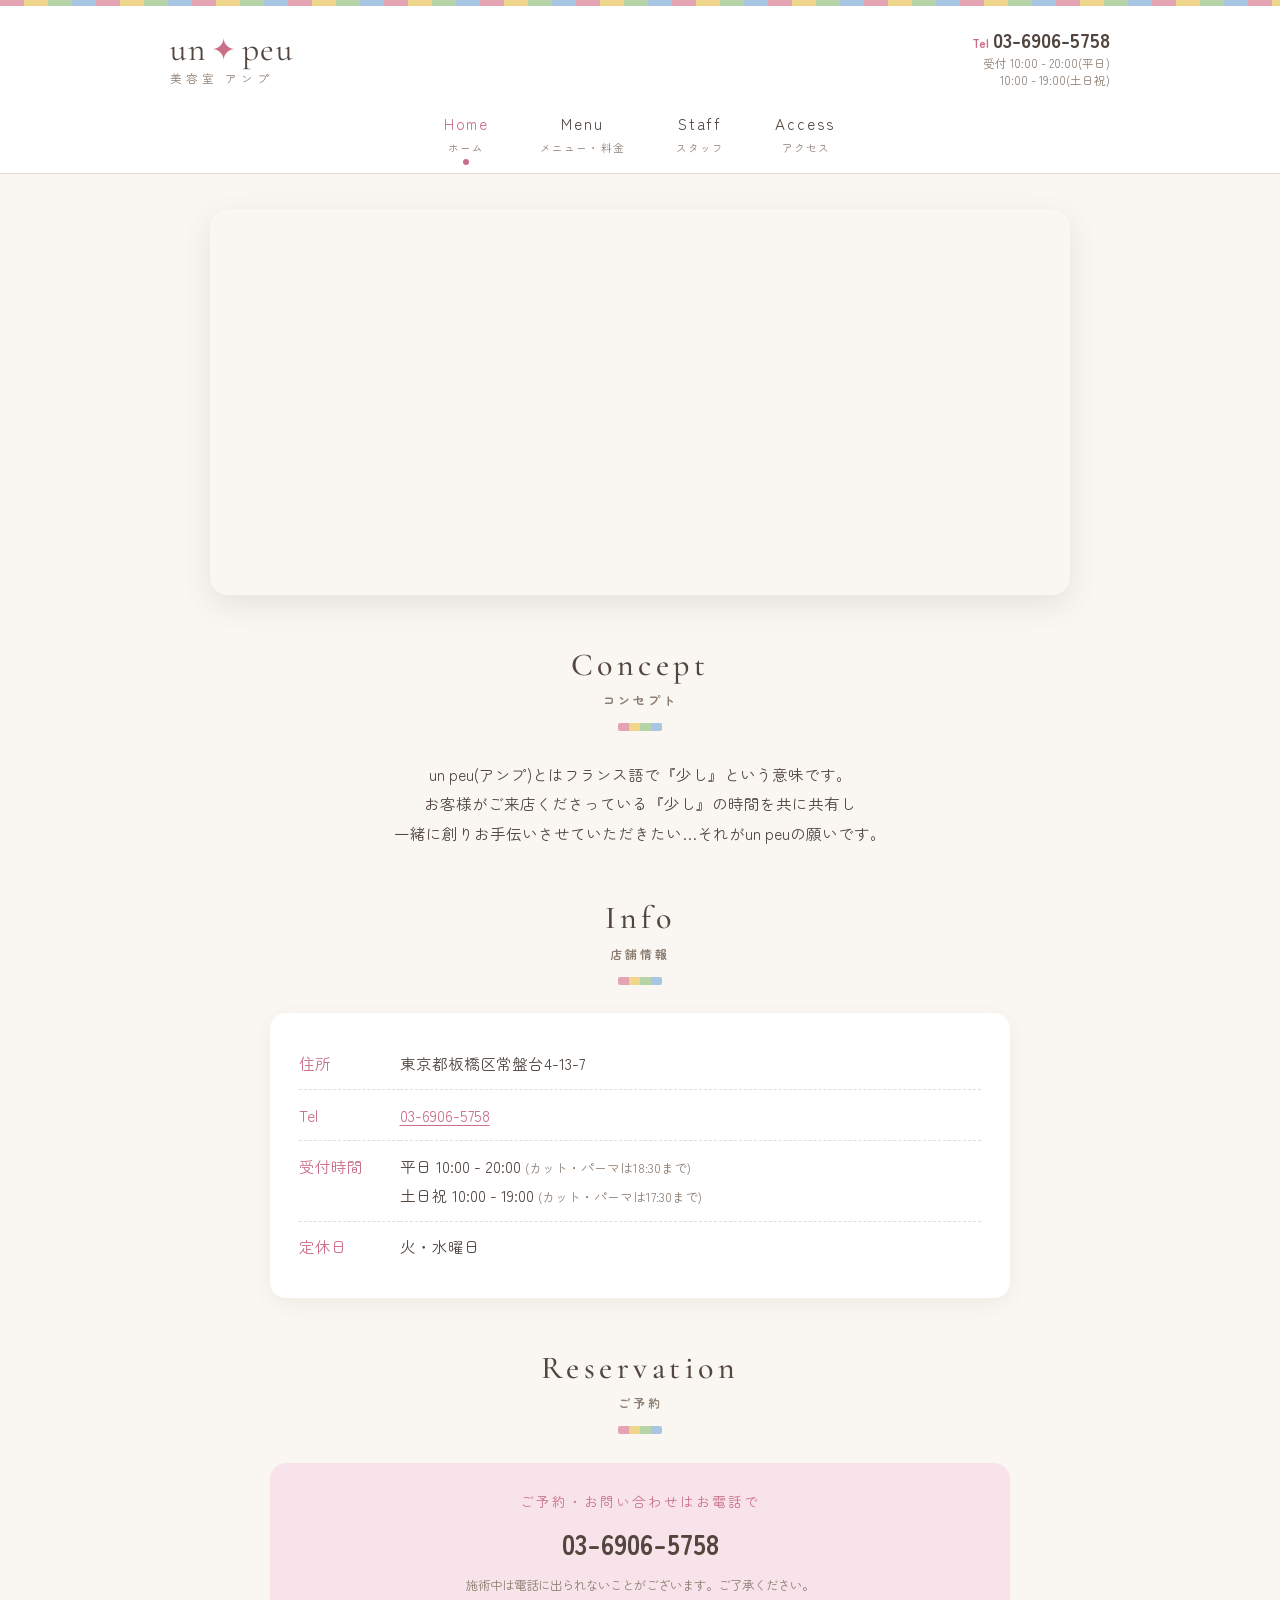
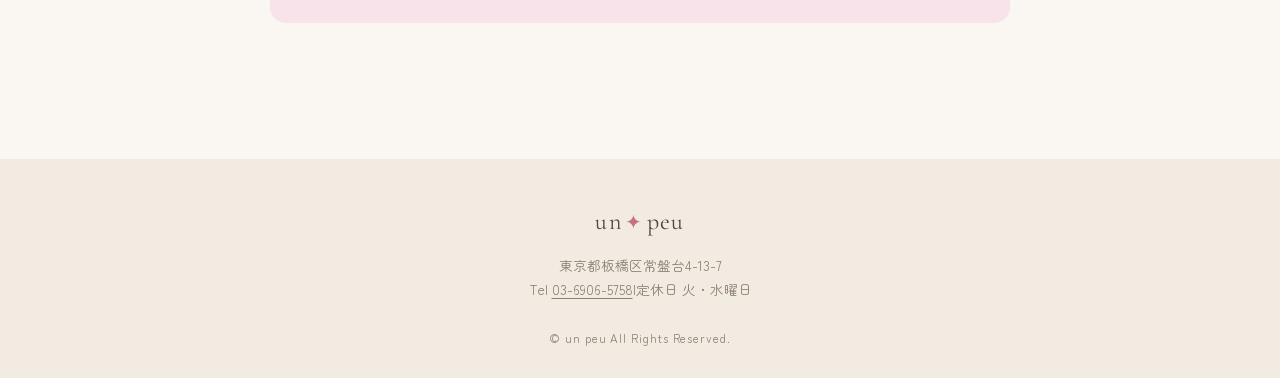
<file: index.html>
<!DOCTYPE html>
<html lang="ja">
<head>
	<meta charset="UTF-8">
	<meta name="viewport" content="width=device-width, initial-scale=1">
	<title>美容室 un peu(アンプ)|板橋区常盤台・ときわ台の美容室</title>
	<meta name="description" content="東京都板橋区常盤台の美容室 un peu(アンプ)。un peuとはフランス語で『少し』という意味。お客様との『少し』の時間を大切にするアットホームなサロンです。Tel 03-6906-5758">
	<link rel="canonical" href="https://atelierunpeu.com/">
	<meta property="og:type" content="website">
	<meta property="og:title" content="美容室 un peu(アンプ)|板橋区常盤台・ときわ台の美容室">
	<meta property="og:description" content="un peuとはフランス語で『少し』という意味。お客様との『少し』の時間を大切にするアットホームなサロンです。">
	<meta property="og:url" content="https://atelierunpeu.com/">
	<meta property="og:image" content="https://atelierunpeu.com/images/slide1.jpg">
	<link rel="icon" href="favicon.ico">
	<link rel="preconnect" href="https://fonts.googleapis.com">
	<link rel="preconnect" href="https://fonts.gstatic.com" crossorigin>
	<link href="https://fonts.googleapis.com/css2?family=Cormorant+Garamond:wght@500&family=Zen+Maru+Gothic:wght@400;500;700&display=swap" rel="stylesheet">
	<link rel="stylesheet" href="css/style.css">
	<script type="application/ld+json">
	{
		"@context": "https://schema.org",
		"@type": "HairSalon",
		"name": "美容室 un peu(アンプ)",
		"url": "https://atelierunpeu.com/",
		"telephone": "+81-3-6906-5758",
		"address": {
			"@type": "PostalAddress",
			"addressRegion": "東京都",
			"addressLocality": "板橋区",
			"streetAddress": "常盤台4-13-7"
		},
		"openingHoursSpecification": [
			{ "@type": "OpeningHoursSpecification", "dayOfWeek": ["Monday", "Thursday", "Friday"], "opens": "10:00", "closes": "20:00" },
			{ "@type": "OpeningHoursSpecification", "dayOfWeek": ["Saturday", "Sunday"], "opens": "10:00", "closes": "19:00" }
		]
	}
	</script>
</head>
<body>

<div class="tile-strip"></div>

<header class="site-header">
	<div class="header-inner">
		<a class="logo" href="index.html">
			<span class="logo-mark">un<span class="logo-star">&#10022;</span>peu</span>
			<span class="logo-sub">美容室 アンプ</span>
		</a>
		<div class="header-tel">
			<a class="tel-number" href="tel:0369065758"><span>Tel</span>03-6906-5758</a>
			<p class="tel-hours">受付 10:00 - 20:00(平日)<br>10:00 - 19:00(土日祝)</p>
		</div>
		<button class="nav-toggle" type="button" aria-expanded="false" aria-controls="site-nav">メニュー</button>
	</div>
	<nav class="site-nav" id="site-nav" aria-label="サイト内メニュー">
		<ul>
			<li><a href="index.html" class="current">Home<small>ホーム</small></a></li>
			<li><a href="menu.html">Menu<small>メニュー・料金</small></a></li>
			<li><a href="staff.html">Staff<small>スタッフ</small></a></li>
			<li><a href="access.html">Access<small>アクセス</small></a></li>
		</ul>
	</nav>
</header>

<main>
	<div class="hero">
		<div class="slideshow">
			<img src="images/slide1.jpg" alt="モザイクタイルのシャンプー台">
			<img src="images/slide2.jpg" alt="店内に飾られた小物">
			<img src="images/slide3.jpg" alt="白レンガの壁とセット面">
		</div>
	</div>

	<section class="section">
		<h2 class="section-title"><span class="en">Concept</span><span class="ja">コンセプト</span></h2>
		<p class="lead">
			un peu(アンプ)とはフランス語で『少し』という意味です。<br>
			お客様がご来店くださっている『少し』の時間を共に共有し<br>
			一緒に創りお手伝いさせていただきたい&hellip;それがun peuの願いです。
		</p>
	</section>

	<section class="section">
		<h2 class="section-title"><span class="en">Info</span><span class="ja">店舗情報</span></h2>
		<div class="info-card">
			<table class="info-table">
				<tr>
					<th>住所</th>
					<td>東京都板橋区常盤台4-13-7</td>
				</tr>
				<tr>
					<th>Tel</th>
					<td><a href="tel:0369065758">03-6906-5758</a></td>
				</tr>
				<tr>
					<th>受付時間</th>
					<td>
						平日 10:00 - 20:00 <small>(カット・パーマは18:30まで)</small><br>
						土日祝 10:00 - 19:00 <small>(カット・パーマは17:30まで)</small>
					</td>
				</tr>
				<tr>
					<th>定休日</th>
					<td>火・水曜日</td>
				</tr>
			</table>
		</div>
	</section>

	<section class="section">
		<h2 class="section-title"><span class="en">Reservation</span><span class="ja">ご予約</span></h2>
		<div class="tel-cta">
			<p class="cta-label">ご予約・お問い合わせはお電話で</p>
			<a class="cta-number" href="tel:0369065758">03-6906-5758</a>
			<p class="cta-note">施術中は電話に出られないことがございます。ご了承ください。</p>
		</div>
	</section>
</main>

<footer class="site-footer">
	<p class="footer-logo">un<span class="logo-star">&#10022;</span>peu</p>
	<address>
		東京都板橋区常盤台4-13-7<br>
		Tel <a href="tel:0369065758">03-6906-5758</a>|定休日 火・水曜日
	</address>
	<p class="copyright">&copy; un peu All Rights Reserved.</p>
</footer>

<p class="tel-bar"><a href="tel:0369065758">&#9742; 電話で予約する(03-6906-5758)</a></p>

<script src="js/main.js"></script>
</body>
</html>
</file>
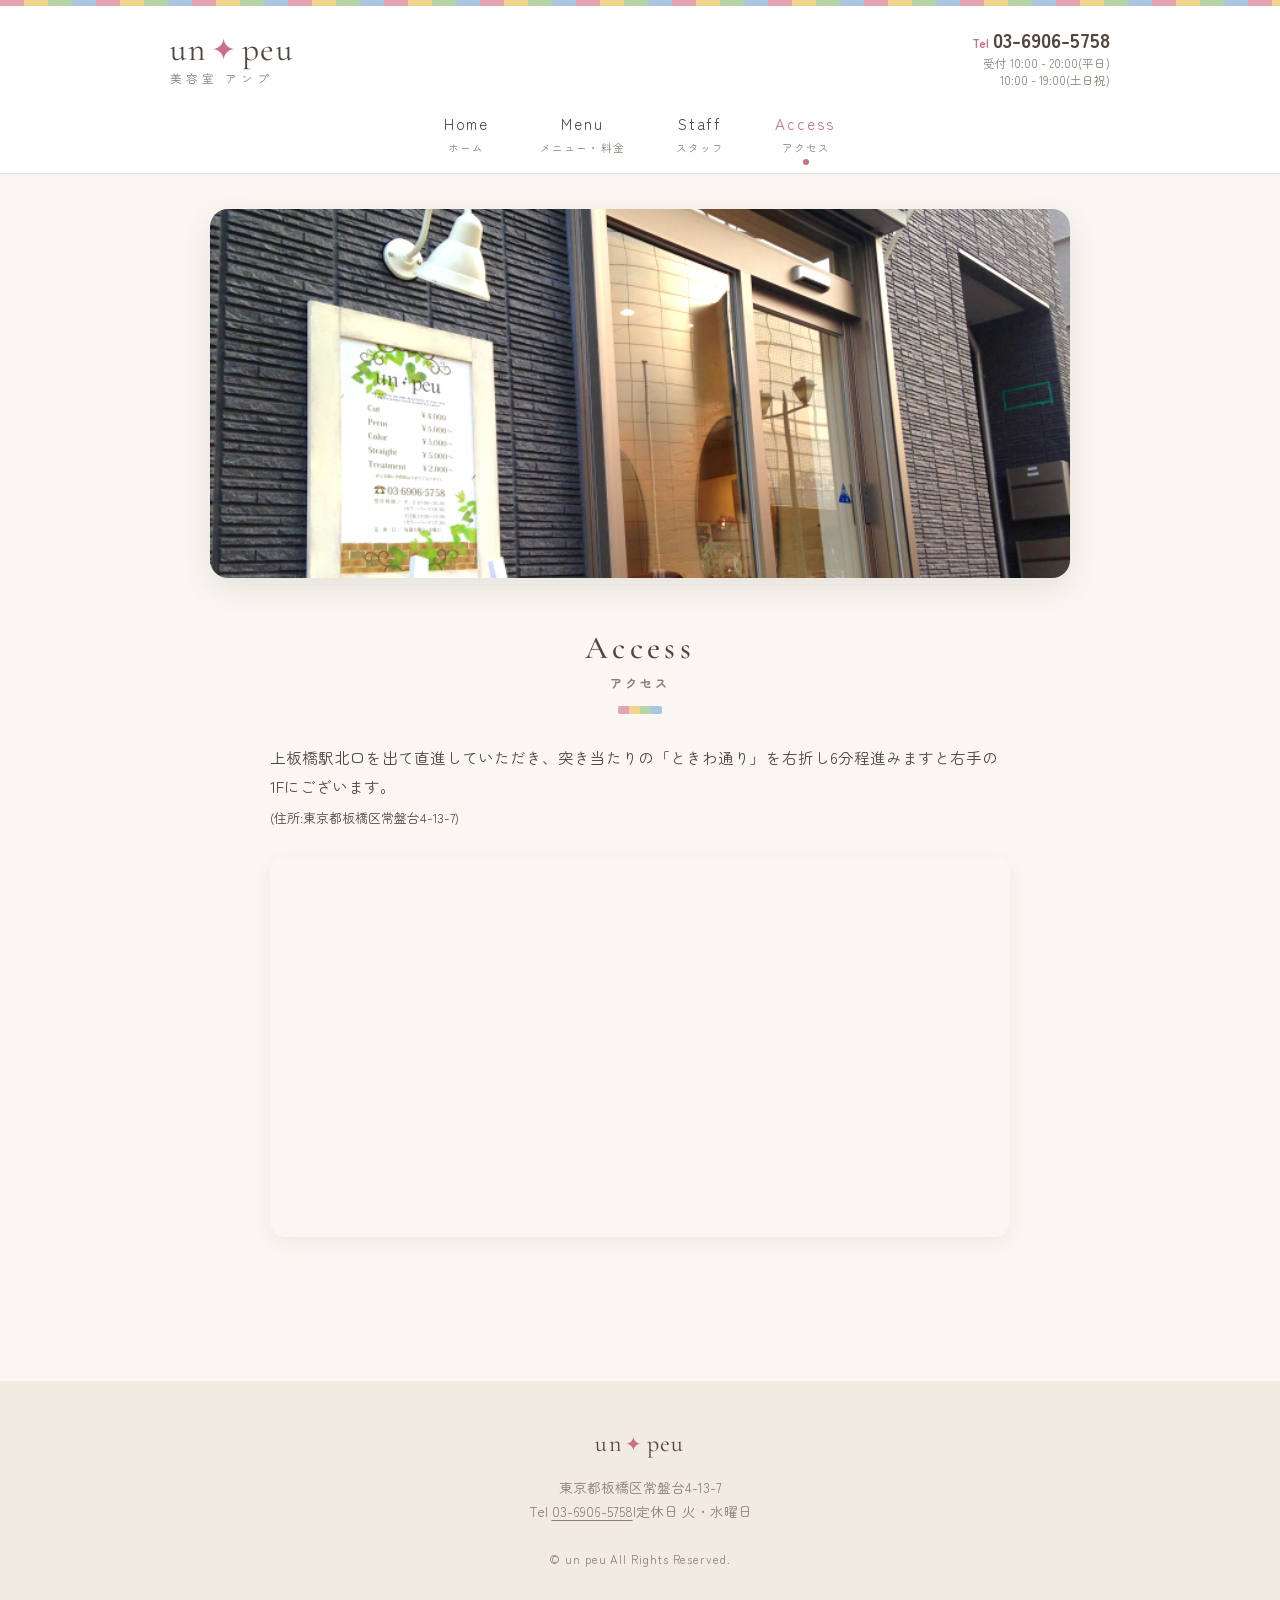
<file: access.html>
<!DOCTYPE html>
<html lang="ja">
<head>
	<meta charset="UTF-8">
	<meta name="viewport" content="width=device-width, initial-scale=1">
	<title>アクセス|美容室 un peu(アンプ)|板橋区常盤台</title>
	<meta name="description" content="美容室 un peu(アンプ)へのアクセス。東武東上線 上板橋駅 北口より徒歩約8分。東京都板橋区常盤台4-13-7 Tel 03-6906-5758">
	<link rel="canonical" href="https://atelierunpeu.com/access.html">
	<link rel="icon" href="favicon.ico">
	<link rel="preconnect" href="https://fonts.googleapis.com">
	<link rel="preconnect" href="https://fonts.gstatic.com" crossorigin>
	<link href="https://fonts.googleapis.com/css2?family=Cormorant+Garamond:wght@500&family=Zen+Maru+Gothic:wght@400;500;700&display=swap" rel="stylesheet">
	<link rel="stylesheet" href="css/style.css">
</head>
<body>

<div class="tile-strip"></div>

<header class="site-header">
	<div class="header-inner">
		<a class="logo" href="index.html">
			<span class="logo-mark">un<span class="logo-star">&#10022;</span>peu</span>
			<span class="logo-sub">美容室 アンプ</span>
		</a>
		<div class="header-tel">
			<a class="tel-number" href="tel:0369065758"><span>Tel</span>03-6906-5758</a>
			<p class="tel-hours">受付 10:00 - 20:00(平日)<br>10:00 - 19:00(土日祝)</p>
		</div>
		<button class="nav-toggle" type="button" aria-expanded="false" aria-controls="site-nav">メニュー</button>
	</div>
	<nav class="site-nav" id="site-nav" aria-label="サイト内メニュー">
		<ul>
			<li><a href="index.html">Home<small>ホーム</small></a></li>
			<li><a href="menu.html">Menu<small>メニュー・料金</small></a></li>
			<li><a href="staff.html">Staff<small>スタッフ</small></a></li>
			<li><a href="access.html" class="current">Access<small>アクセス</small></a></li>
		</ul>
	</nav>
</header>

<main>
	<div class="page-banner">
		<img src="images/access.jpg" alt="un peu の外観">
	</div>

	<section class="section">
		<h2 class="section-title"><span class="en">Access</span><span class="ja">アクセス</span></h2>

		<p class="access-lead">
			上板橋駅北口を出て直進していただき、突き当たりの「ときわ通り」を右折し6分程進みますと右手の1Fにございます。<br>
			<small>(住所:東京都板橋区常盤台4-13-7)</small>
		</p>

		<div class="map-wrap">
			<iframe src="https://www.google.com/maps/embed?pb=!1m18!1m12!1m3!1d809.3764391203598!2d139.6797793!3d35.76294860000001!2m3!1f0!2f0!3f0!3m2!1i1024!2i768!4f13.1!3m3!1m2!1s0x6018ecd838e522a7%3A0x13c353eb1571cc1!2z5p2x5Lqs6YO95p2_5qmL5Yy65bi455uk5Y-w77yU5LiB55uu77yR77yT4oiS77yX!5e0!3m2!1sja!2sjp!4v1402739556930" loading="lazy" referrerpolicy="no-referrer-when-downgrade" title="un peu の地図(Googleマップ)"></iframe>
		</div>
	</section>
</main>

<footer class="site-footer">
	<p class="footer-logo">un<span class="logo-star">&#10022;</span>peu</p>
	<address>
		東京都板橋区常盤台4-13-7<br>
		Tel <a href="tel:0369065758">03-6906-5758</a>|定休日 火・水曜日
	</address>
	<p class="copyright">&copy; un peu All Rights Reserved.</p>
</footer>

<p class="tel-bar"><a href="tel:0369065758">&#9742; 電話で予約する(03-6906-5758)</a></p>

<script src="js/main.js"></script>
</body>
</html>
</file>
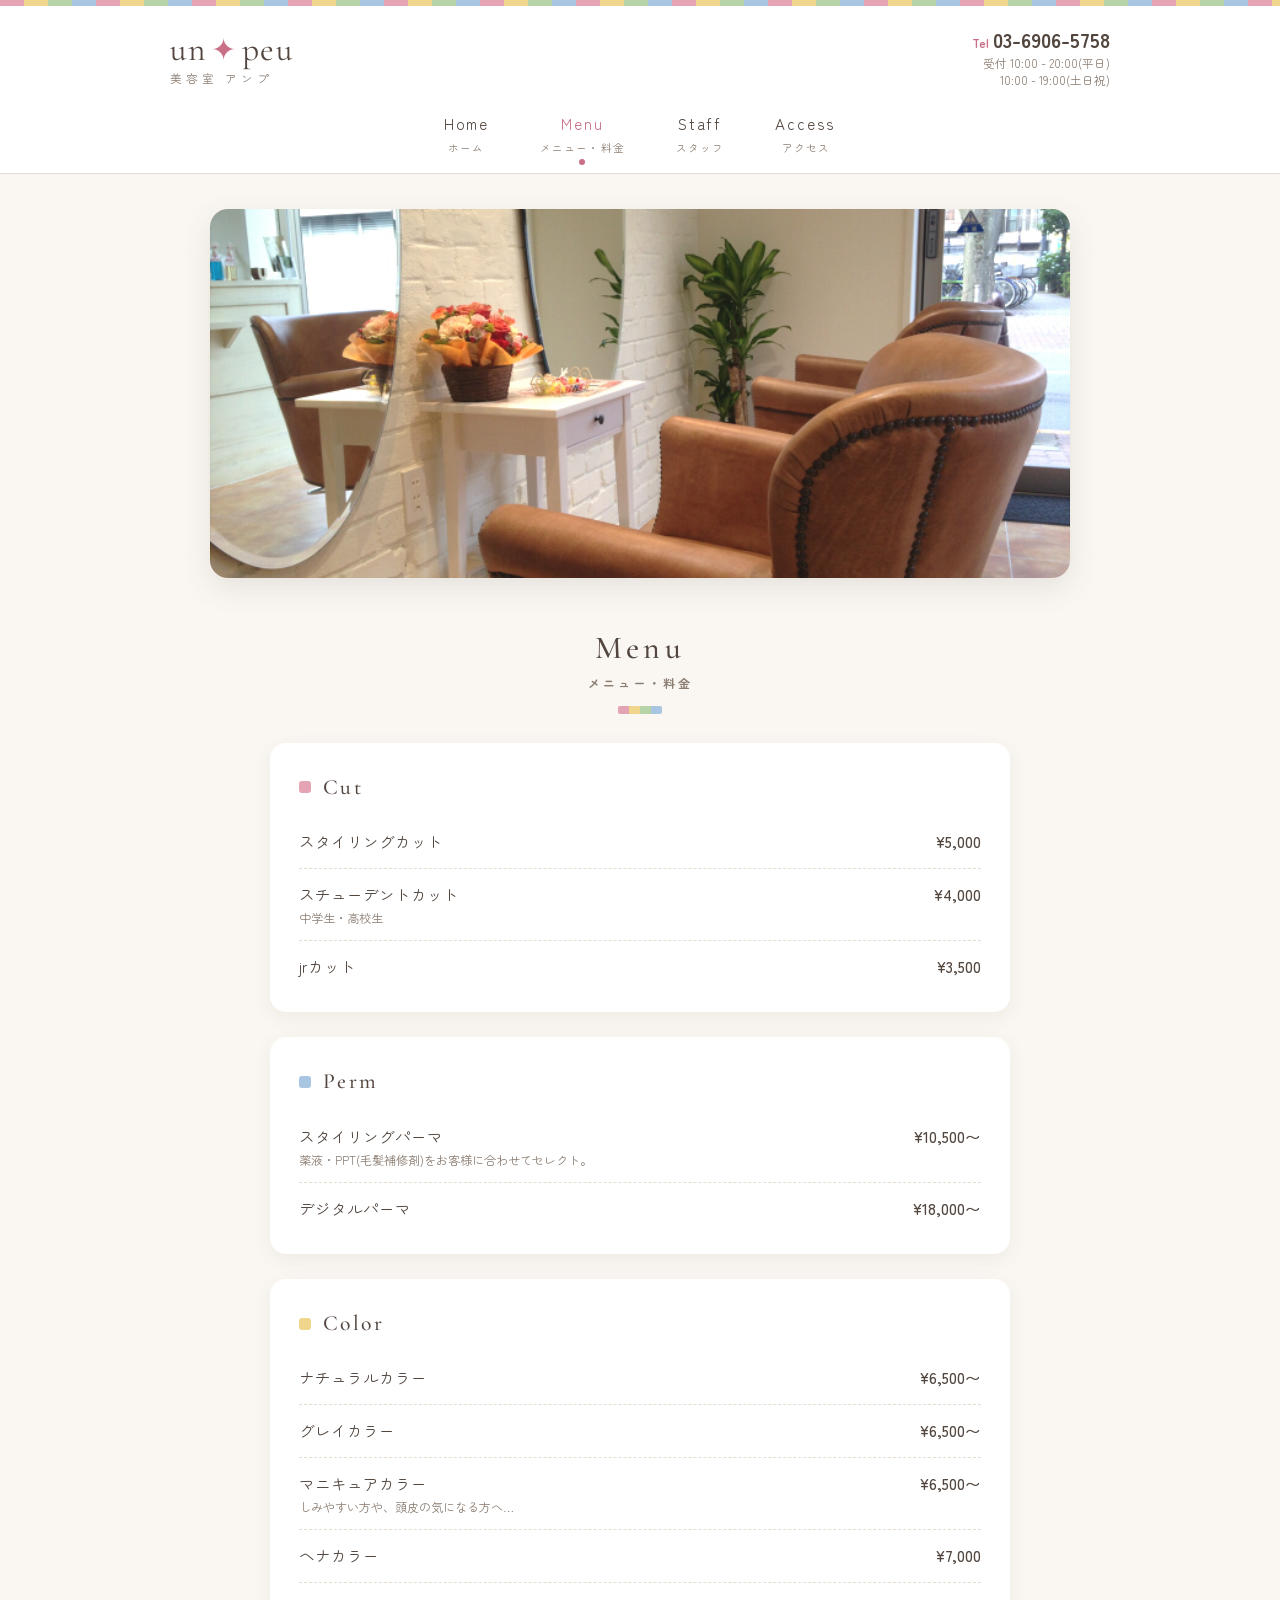
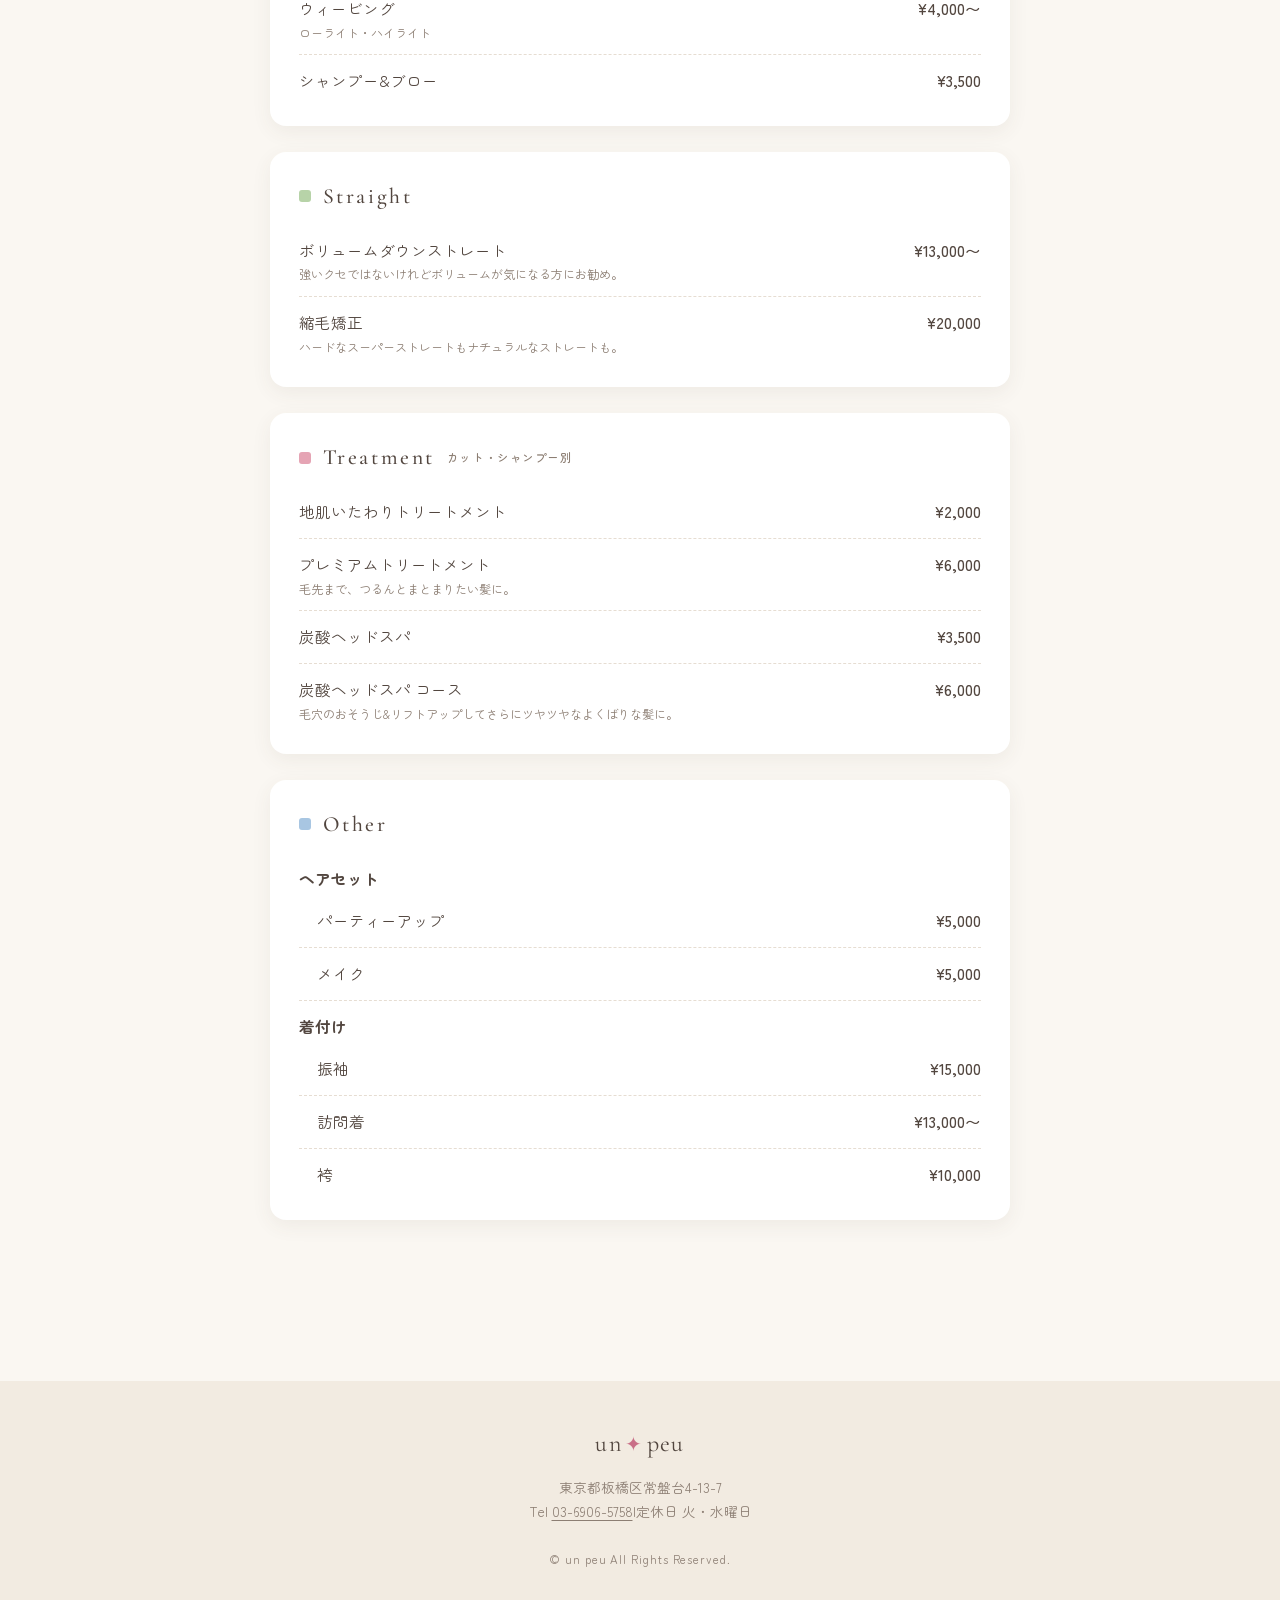
<file: menu.html>
<!DOCTYPE html>
<html lang="ja">
<head>
	<meta charset="UTF-8">
	<meta name="viewport" content="width=device-width, initial-scale=1">
	<title>メニュー・料金|美容室 un peu(アンプ)|板橋区常盤台</title>
	<meta name="description" content="美容室 un peu(アンプ)のメニュー・料金のご案内。カット、パーマ、カラー、縮毛矯正、トリートメント、着付けなど。板橋区常盤台 Tel 03-6906-5758">
	<link rel="canonical" href="https://atelierunpeu.com/menu.html">
	<link rel="icon" href="favicon.ico">
	<link rel="preconnect" href="https://fonts.googleapis.com">
	<link rel="preconnect" href="https://fonts.gstatic.com" crossorigin>
	<link href="https://fonts.googleapis.com/css2?family=Cormorant+Garamond:wght@500&family=Zen+Maru+Gothic:wght@400;500;700&display=swap" rel="stylesheet">
	<link rel="stylesheet" href="css/style.css">
</head>
<body>

<div class="tile-strip"></div>

<header class="site-header">
	<div class="header-inner">
		<a class="logo" href="index.html">
			<span class="logo-mark">un<span class="logo-star">&#10022;</span>peu</span>
			<span class="logo-sub">美容室 アンプ</span>
		</a>
		<div class="header-tel">
			<a class="tel-number" href="tel:0369065758"><span>Tel</span>03-6906-5758</a>
			<p class="tel-hours">受付 10:00 - 20:00(平日)<br>10:00 - 19:00(土日祝)</p>
		</div>
		<button class="nav-toggle" type="button" aria-expanded="false" aria-controls="site-nav">メニュー</button>
	</div>
	<nav class="site-nav" id="site-nav" aria-label="サイト内メニュー">
		<ul>
			<li><a href="index.html">Home<small>ホーム</small></a></li>
			<li><a href="menu.html" class="current">Menu<small>メニュー・料金</small></a></li>
			<li><a href="staff.html">Staff<small>スタッフ</small></a></li>
			<li><a href="access.html">Access<small>アクセス</small></a></li>
		</ul>
	</nav>
</header>

<main>
	<div class="page-banner">
		<img src="images/menu.jpg" alt="店内のセット面と鏡">
	</div>

	<section class="section">
		<h2 class="section-title"><span class="en">Menu</span><span class="ja">メニュー・料金</span></h2>

		<!-- 料金を変更するときは、下の ¥ の数字を書き換えてください -->

		<div class="menu-category c-pink">
			<h3>Cut</h3>
			<ul class="price-list">
				<li><span class="item">スタイリングカット</span><span class="price">¥5,000</span></li>
				<li><span class="item">スチューデントカット<small>中学生・高校生</small></span><span class="price">¥4,000</span></li>
				<li><span class="item">jrカット</span><span class="price">¥3,500</span></li>
			</ul>
		</div>

		<div class="menu-category c-blue">
			<h3>Perm</h3>
			<ul class="price-list">
				<li><span class="item">スタイリングパーマ<small>薬液・PPT(毛髪補修剤)をお客様に合わせてセレクト。</small></span><span class="price">¥10,500〜</span></li>
				<li><span class="item">デジタルパーマ</span><span class="price">¥18,000〜</span></li>
			</ul>
		</div>

		<div class="menu-category c-yellow">
			<h3>Color</h3>
			<ul class="price-list">
				<li><span class="item">ナチュラルカラー</span><span class="price">¥6,500〜</span></li>
				<li><span class="item">グレイカラー</span><span class="price">¥6,500〜</span></li>
				<li><span class="item">マニキュアカラー<small>しみやすい方や、頭皮の気になる方へ&hellip;</small></span><span class="price">¥6,500〜</span></li>
				<li><span class="item">ヘナカラー</span><span class="price">¥7,000</span></li>
				<li><span class="item">ウィービング<small>ローライト・ハイライト</small></span><span class="price">¥4,000〜</span></li>
				<li><span class="item">シャンプー&amp;ブロー</span><span class="price">¥3,500</span></li>
			</ul>
		</div>

		<div class="menu-category c-green">
			<h3>Straight</h3>
			<ul class="price-list">
				<li><span class="item">ボリュームダウンストレート<small>強いクセではないけれどボリュームが気になる方にお勧め。</small></span><span class="price">¥13,000〜</span></li>
				<li><span class="item">縮毛矯正<small>ハードなスーパーストレートもナチュラルなストレートも。</small></span><span class="price">¥20,000</span></li>
			</ul>
		</div>

		<div class="menu-category c-pink">
			<h3>Treatment <small>カット・シャンプー別</small></h3>
			<ul class="price-list">
				<li><span class="item">地肌いたわりトリートメント</span><span class="price">¥2,000</span></li>
				<li><span class="item">プレミアムトリートメント<small>毛先まで、つるんとまとまりたい髪に。</small></span><span class="price">¥6,000</span></li>
				<li><span class="item">炭酸ヘッドスパ</span><span class="price">¥3,500</span></li>
				<li><span class="item">炭酸ヘッドスパ コース<small>毛穴のおそうじ&amp;リフトアップしてさらにツヤツヤなよくばりな髪に。</small></span><span class="price">¥6,000</span></li>
			</ul>
		</div>

		<div class="menu-category c-blue">
			<h3>Other</h3>
			<ul class="price-list">
				<li class="group"><span class="item">ヘアセット</span><span class="price"></span></li>
				<li class="sub"><span class="item">パーティーアップ</span><span class="price">¥5,000</span></li>
				<li class="sub"><span class="item">メイク</span><span class="price">¥5,000</span></li>
				<li class="group"><span class="item">着付け</span><span class="price"></span></li>
				<li class="sub"><span class="item">振袖</span><span class="price">¥15,000</span></li>
				<li class="sub"><span class="item">訪問着</span><span class="price">¥13,000〜</span></li>
				<li class="sub"><span class="item">袴</span><span class="price">¥10,000</span></li>
			</ul>
		</div>
	</section>
</main>

<footer class="site-footer">
	<p class="footer-logo">un<span class="logo-star">&#10022;</span>peu</p>
	<address>
		東京都板橋区常盤台4-13-7<br>
		Tel <a href="tel:0369065758">03-6906-5758</a>|定休日 火・水曜日
	</address>
	<p class="copyright">&copy; un peu All Rights Reserved.</p>
</footer>

<p class="tel-bar"><a href="tel:0369065758">&#9742; 電話で予約する(03-6906-5758)</a></p>

<script src="js/main.js"></script>
</body>
</html>
</file>
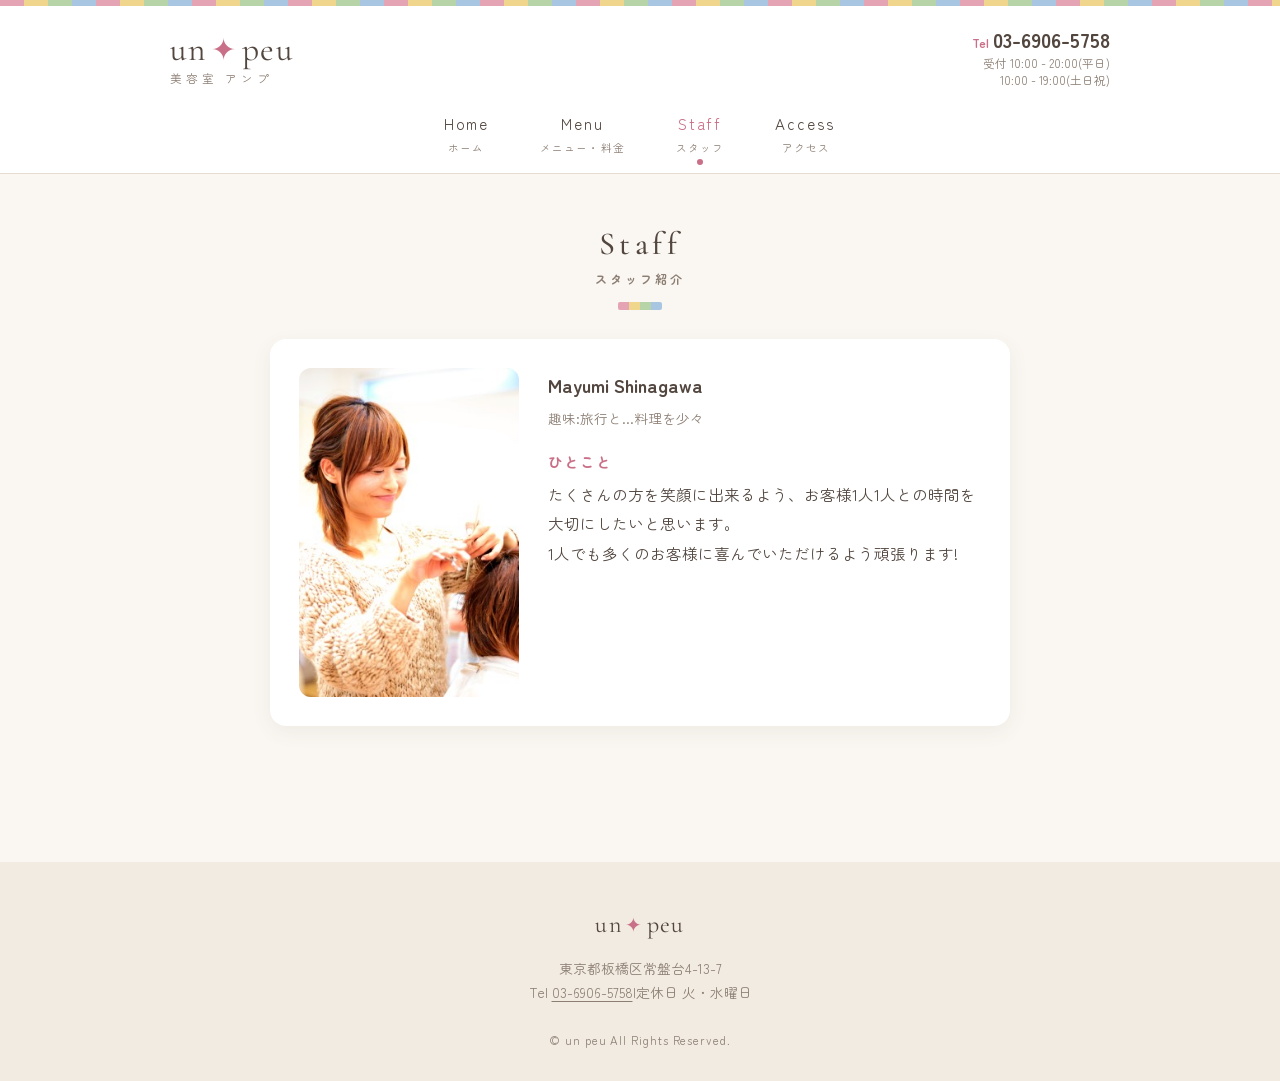
<file: staff.html>
<!DOCTYPE html>
<html lang="ja">
<head>
	<meta charset="UTF-8">
	<meta name="viewport" content="width=device-width, initial-scale=1">
	<title>スタッフ紹介|美容室 un peu(アンプ)|板橋区常盤台</title>
	<meta name="description" content="美容室 un peu(アンプ)のスタッフ紹介。お客様1人1人との時間を大切に、心を込めて施術いたします。板橋区常盤台 Tel 03-6906-5758">
	<link rel="canonical" href="https://atelierunpeu.com/staff.html">
	<link rel="icon" href="favicon.ico">
	<link rel="preconnect" href="https://fonts.googleapis.com">
	<link rel="preconnect" href="https://fonts.gstatic.com" crossorigin>
	<link href="https://fonts.googleapis.com/css2?family=Cormorant+Garamond:wght@500&family=Zen+Maru+Gothic:wght@400;500;700&display=swap" rel="stylesheet">
	<link rel="stylesheet" href="css/style.css">
</head>
<body>

<div class="tile-strip"></div>

<header class="site-header">
	<div class="header-inner">
		<a class="logo" href="index.html">
			<span class="logo-mark">un<span class="logo-star">&#10022;</span>peu</span>
			<span class="logo-sub">美容室 アンプ</span>
		</a>
		<div class="header-tel">
			<a class="tel-number" href="tel:0369065758"><span>Tel</span>03-6906-5758</a>
			<p class="tel-hours">受付 10:00 - 20:00(平日)<br>10:00 - 19:00(土日祝)</p>
		</div>
		<button class="nav-toggle" type="button" aria-expanded="false" aria-controls="site-nav">メニュー</button>
	</div>
	<nav class="site-nav" id="site-nav" aria-label="サイト内メニュー">
		<ul>
			<li><a href="index.html">Home<small>ホーム</small></a></li>
			<li><a href="menu.html">Menu<small>メニュー・料金</small></a></li>
			<li><a href="staff.html" class="current">Staff<small>スタッフ</small></a></li>
			<li><a href="access.html">Access<small>アクセス</small></a></li>
		</ul>
	</nav>
</header>

<main>
	<section class="section">
		<h2 class="section-title"><span class="en">Staff</span><span class="ja">スタッフ紹介</span></h2>

		<div class="staff-card">
			<img class="staff-photo" src="images/staff.jpg" alt="スタッフ Mayumi Shinagawa の施術風景">
			<div class="staff-profile">
				<h3>Mayumi Shinagawa</h3>
				<p class="staff-hobby">趣味:旅行と&hellip;料理を少々</p>
				<h4>ひとこと</h4>
				<p>
					たくさんの方を笑顔に出来るよう、お客様1人1人との時間を大切にしたいと思います。
				</p>
				<p>
					1人でも多くのお客様に喜んでいただけるよう頑張ります!
				</p>
			</div>
		</div>
	</section>
</main>

<footer class="site-footer">
	<p class="footer-logo">un<span class="logo-star">&#10022;</span>peu</p>
	<address>
		東京都板橋区常盤台4-13-7<br>
		Tel <a href="tel:0369065758">03-6906-5758</a>|定休日 火・水曜日
	</address>
	<p class="copyright">&copy; un peu All Rights Reserved.</p>
</footer>

<p class="tel-bar"><a href="tel:0369065758">&#9742; 電話で予約する(03-6906-5758)</a></p>

<script src="js/main.js"></script>
</body>
</html>
</file>
<file: css/style.css>
/* ==========================================================
   美容室 un peu  共通スタイル
   配色を変えたいときは、この下の :root の色コードを
   書き換えるとサイト全体に反映されます。
   ========================================================== */

:root {
  --bg: #faf7f2;          /* ページ背景(クリーム) */
  --surface: #ffffff;     /* カードなどの背景(白) */
  --text: #52463f;        /* 基本の文字色(こげ茶) */
  --muted: #8c7e73;       /* 補足文字の色 */
  --line: #e6ddd2;        /* 罫線 */
  --rose: #c96f87;        /* メインアクセント(ローズ) */
  --rose-soft: #f7e3e9;
  --tile-pink: #e5a4b4;   /* モザイクタイル4色 */
  --tile-blue: #a8c6e2;
  --tile-green: #b7d3a8;
  --tile-yellow: #f0d68d;
}

* {
  margin: 0;
  padding: 0;
  box-sizing: border-box;
}

html {
  scroll-behavior: smooth;
}

body {
  font-family: "Zen Maru Gothic", "Hiragino Maru Gothic ProN", "Hiragino Kaku Gothic ProN", "Yu Gothic", sans-serif;
  background: var(--bg);
  color: var(--text);
  line-height: 1.9;
  font-size: 15.5px;
  -webkit-font-smoothing: antialiased;
}

img {
  max-width: 100%;
  display: block;
}

a {
  color: var(--rose);
  text-decoration-thickness: 1px;
  text-underline-offset: 3px;
}

a:focus-visible {
  outline: 2px solid var(--rose);
  outline-offset: 3px;
  border-radius: 2px;
}

/* ---- モザイクタイル風の飾りライン ---- */
.tile-strip {
  height: 6px;
  background: repeating-linear-gradient(
    90deg,
    var(--tile-pink) 0 24px,
    var(--tile-yellow) 24px 48px,
    var(--tile-green) 48px 72px,
    var(--tile-blue) 72px 96px
  );
}

/* ==========================================================
   ヘッダー
   ========================================================== */
.site-header {
  background: var(--surface);
  border-bottom: 1px solid var(--line);
}

.header-inner {
  max-width: 980px;
  margin: 0 auto;
  padding: 1.1rem 1.25rem 0.9rem;
  display: flex;
  align-items: center;
  justify-content: space-between;
  gap: 1rem;
}

.logo {
  text-decoration: none;
  color: var(--text);
  line-height: 1.3;
}

.logo .logo-mark {
  font-family: "Cormorant Garamond", "Times New Roman", serif;
  font-size: 2.1rem;
  letter-spacing: 0.04em;
}

.logo .logo-star {
  color: var(--rose);
  font-size: 0.9em;
  margin: 0 0.15em;
}

.logo .logo-sub {
  display: block;
  font-size: 0.72rem;
  color: var(--muted);
  letter-spacing: 0.35em;
}

.header-tel {
  text-align: right;
  line-height: 1.55;
}

.header-tel .tel-number {
  font-size: 1.25rem;
  font-weight: 700;
  color: var(--text);
  text-decoration: none;
}

.header-tel .tel-number span {
  font-size: 0.75rem;
  color: var(--rose);
  margin-right: 0.3em;
}

.header-tel .tel-hours {
  font-size: 0.72rem;
  color: var(--muted);
}

/* ---- ナビゲーション ---- */
.nav-toggle {
  display: none;
  background: none;
  border: 1px solid var(--line);
  border-radius: 10px;
  padding: 0.5rem 0.7rem;
  cursor: pointer;
  color: var(--text);
  font-family: inherit;
  font-size: 0.8rem;
}

.site-nav ul {
  list-style: none;
  display: flex;
  justify-content: center;
  gap: 2.8rem;
  max-width: 980px;
  margin: 0 auto;
  padding: 0.15rem 1.25rem 0.85rem;
}

.site-nav a {
  display: block;
  text-align: center;
  text-decoration: none;
  color: var(--text);
  letter-spacing: 0.12em;
  font-size: 0.95rem;
  padding: 0.1rem 0.2rem;
}

.site-nav a small {
  display: block;
  font-size: 0.66rem;
  color: var(--muted);
  letter-spacing: 0.1em;
}

.site-nav a:hover {
  color: var(--rose);
}

.site-nav a.current {
  color: var(--rose);
  position: relative;
}

.site-nav a.current::after {
  content: "";
  position: absolute;
  left: 50%;
  transform: translateX(-50%);
  bottom: -0.35rem;
  width: 6px;
  height: 6px;
  border-radius: 50%;
  background: var(--rose);
}

/* ==========================================================
   メインビジュアル(スライドショー)
   ========================================================== */
.hero {
  max-width: 900px;
  margin: 2.2rem auto 0;
  padding: 0 1.25rem;
}

.slideshow {
  position: relative;
  aspect-ratio: 700 / 314;
  border-radius: 18px;
  overflow: hidden;
  box-shadow: 0 10px 30px rgba(82, 70, 63, 0.12);
}

.slideshow img {
  position: absolute;
  inset: 0;
  width: 100%;
  height: 100%;
  object-fit: cover;
  opacity: 0;
  animation: slide-fade 18s infinite;
}

.slideshow img:nth-child(1) { animation-name: slide-fade-first; }
.slideshow img:nth-child(2) { animation-delay: 6s; }
.slideshow img:nth-child(3) { animation-delay: 12s; }

@keyframes slide-fade {
  0%   { opacity: 0; }
  7%   { opacity: 1; }
  33%  { opacity: 1; }
  40%  { opacity: 0; }
  100% { opacity: 0; }
}

@keyframes slide-fade-first {
  0%   { opacity: 1; }
  33%  { opacity: 1; }
  40%  { opacity: 0; }
  96%  { opacity: 0; }
  100% { opacity: 1; }
}

/* 動きを減らす設定のユーザーには1枚目だけ表示 */
@media (prefers-reduced-motion: reduce) {
  .slideshow img { animation: none; }
  .slideshow img:first-child { opacity: 1; }
}

/* ---- 下層ページのバナー画像 ---- */
.page-banner {
  max-width: 900px;
  margin: 2.2rem auto 0;
  padding: 0 1.25rem;
}

.page-banner img {
  width: 100%;
  aspect-ratio: 700 / 300;
  object-fit: cover;
  border-radius: 18px;
  box-shadow: 0 10px 30px rgba(82, 70, 63, 0.12);
}

/* ==========================================================
   セクション共通
   ========================================================== */
.section {
  max-width: 780px;
  margin: 0 auto;
  padding: 3.2rem 1.25rem 0;
}

.section:last-of-type {
  padding-bottom: 4rem;
}

.section-title {
  text-align: center;
  margin-bottom: 1.8rem;
}

.section-title .en {
  display: block;
  font-family: "Cormorant Garamond", "Times New Roman", serif;
  font-size: 2rem;
  font-weight: 500;
  letter-spacing: 0.14em;
  line-height: 1.2;
}

.section-title .ja {
  display: block;
  font-size: 0.75rem;
  color: var(--muted);
  letter-spacing: 0.25em;
  margin-top: 0.3rem;
}

/* 見出し下のタイル4粒 */
.section-title::after {
  content: "";
  display: block;
  width: 44px;
  height: 8px;
  margin: 0.7rem auto 0;
  border-radius: 2px;
  background: linear-gradient(
    90deg,
    var(--tile-pink) 0 25%,
    var(--tile-yellow) 25% 50%,
    var(--tile-green) 50% 75%,
    var(--tile-blue) 75% 100%
  );
}

.lead {
  text-align: center;
}

/* ==========================================================
   店舗情報テーブル(トップページ)
   ========================================================== */
.info-card {
  background: var(--surface);
  border-radius: 16px;
  padding: 1.6rem 1.8rem;
  box-shadow: 0 6px 20px rgba(82, 70, 63, 0.07);
}

.info-table {
  width: 100%;
  border-collapse: collapse;
}

.info-table th,
.info-table td {
  text-align: left;
  vertical-align: top;
  padding: 0.65rem 0;
  border-bottom: 1px dashed var(--line);
  font-weight: 400;
}

.info-table tr:last-child th,
.info-table tr:last-child td {
  border-bottom: none;
}

.info-table th {
  width: 6.5em;
  color: var(--rose);
  white-space: nowrap;
}

.info-table small {
  color: var(--muted);
}

/* ---- 電話CTA ---- */
.tel-cta {
  text-align: center;
  background: var(--rose-soft);
  border-radius: 16px;
  padding: 1.6rem 1.25rem;
}

.tel-cta .cta-label {
  font-size: 0.85rem;
  letter-spacing: 0.15em;
  color: var(--rose);
}

.tel-cta .cta-number {
  display: inline-block;
  font-size: 1.7rem;
  font-weight: 700;
  color: var(--text);
  text-decoration: none;
  margin-top: 0.2rem;
}

.tel-cta .cta-note {
  font-size: 0.78rem;
  color: var(--muted);
  margin-top: 0.3rem;
}

/* ==========================================================
   メニューページ
   ========================================================== */
.menu-note {
  text-align: center;
  font-size: 0.85rem;
  color: var(--muted);
  margin-bottom: 2rem;
}

.menu-category {
  background: var(--surface);
  border-radius: 16px;
  padding: 1.5rem 1.8rem 1.2rem;
  box-shadow: 0 6px 20px rgba(82, 70, 63, 0.07);
  margin-bottom: 1.6rem;
}

.menu-category h3 {
  font-family: "Cormorant Garamond", "Times New Roman", serif;
  font-size: 1.35rem;
  font-weight: 500;
  letter-spacing: 0.12em;
  display: flex;
  align-items: center;
  gap: 0.55em;
  margin-bottom: 0.5rem;
}

.menu-category h3 small {
  font-family: "Zen Maru Gothic", sans-serif;
  font-size: 0.72rem;
  color: var(--muted);
  letter-spacing: 0.05em;
}

/* カテゴリ名の前につくタイル1粒(カテゴリごとに色違い) */
.menu-category h3::before {
  content: "";
  width: 12px;
  height: 12px;
  border-radius: 3px;
  flex-shrink: 0;
}

.menu-category.c-pink   h3::before { background: var(--tile-pink); }
.menu-category.c-blue   h3::before { background: var(--tile-blue); }
.menu-category.c-green  h3::before { background: var(--tile-green); }
.menu-category.c-yellow h3::before { background: var(--tile-yellow); }

.price-list {
  list-style: none;
}

.price-list li {
  display: flex;
  justify-content: space-between;
  align-items: baseline;
  gap: 1rem;
  padding: 0.7rem 0;
  border-bottom: 1px dashed var(--line);
}

.price-list li:last-child {
  border-bottom: none;
}

.price-list .item small {
  display: block;
  font-size: 0.76rem;
  color: var(--muted);
  line-height: 1.6;
}

.price-list .price {
  white-space: nowrap;
  font-weight: 500;
}

.price-list .group {
  border-bottom: none;
  padding-bottom: 0.1rem;
  font-weight: 700;
}

.price-list .sub .item {
  padding-left: 1.2em;
}

/* ==========================================================
   スタッフページ
   ========================================================== */
.staff-card {
  background: var(--surface);
  border-radius: 16px;
  padding: 1.8rem;
  box-shadow: 0 6px 20px rgba(82, 70, 63, 0.07);
  display: flex;
  gap: 1.8rem;
  align-items: flex-start;
}

.staff-photo {
  width: 220px;
  flex-shrink: 0;
  border-radius: 12px;
}

.staff-profile h3 {
  font-size: 1.15rem;
  margin-bottom: 0.2rem;
}

.staff-profile .staff-hobby {
  font-size: 0.85rem;
  color: var(--muted);
  margin-bottom: 1rem;
}

.staff-profile h4 {
  color: var(--rose);
  font-size: 0.9rem;
  letter-spacing: 0.15em;
  margin-bottom: 0.3rem;
}

/* ==========================================================
   アクセスページ
   ========================================================== */
.access-lead {
  margin-bottom: 1.6rem;
}

.map-wrap iframe {
  width: 100%;
  height: 380px;
  border: 0;
  border-radius: 16px;
  box-shadow: 0 6px 20px rgba(82, 70, 63, 0.07);
}

/* ==========================================================
   フッター
   ========================================================== */
.site-footer {
  margin-top: 4.5rem;
  background: #f2ebe1;
  text-align: center;
  padding: 2.5rem 1.25rem 1.8rem;
}

.site-footer .footer-logo {
  font-family: "Cormorant Garamond", "Times New Roman", serif;
  font-size: 1.5rem;
  letter-spacing: 0.06em;
}

.site-footer .footer-logo .logo-star {
  color: var(--rose);
  font-size: 0.85em;
  margin: 0 0.15em;
}

.site-footer address {
  font-style: normal;
  font-size: 0.85rem;
  color: var(--muted);
  margin-top: 0.5rem;
  line-height: 1.8;
}

.site-footer address a {
  color: inherit;
}

.site-footer .copyright {
  font-size: 0.72rem;
  color: var(--muted);
  margin-top: 1.6rem;
  letter-spacing: 0.08em;
}

/* ==========================================================
   スマホ用(幅720px以下)
   ========================================================== */
@media (max-width: 720px) {
  body {
    font-size: 14.5px;
    /* 画面下の電話バーに隠れないよう余白を確保 */
    padding-bottom: 64px;
  }

  .header-inner {
    padding: 0.9rem 1rem 0.7rem;
  }

  .logo .logo-mark {
    font-size: 1.7rem;
  }

  .header-tel {
    display: none; /* スマホでは下部の電話バーを使う */
  }

  .nav-toggle {
    display: block;
  }

  .site-nav {
    display: none;
    border-top: 1px solid var(--line);
  }

  .site-nav.open {
    display: block;
  }

  .site-nav ul {
    flex-direction: column;
    gap: 0;
    padding: 0.4rem 0 0.6rem;
  }

  .site-nav a {
    padding: 0.65rem 1rem;
  }

  .site-nav a.current::after {
    display: none;
  }

  .hero,
  .page-banner {
    margin-top: 1.2rem;
    padding: 0 1rem;
  }

  /* PC用の強制改行はスマホでは解除(はみ出し防止) */
  .lead br {
    display: none;
  }

  .section {
    padding: 2.4rem 1rem 0;
  }

  .info-card,
  .menu-category,
  .staff-card {
    padding: 1.2rem 1.1rem;
  }

  .info-table th {
    width: 5.5em;
  }

  .staff-card {
    flex-direction: column;
    align-items: center;
    text-align: left;
  }

  .staff-photo {
    width: 70%;
    max-width: 260px;
  }

  .map-wrap iframe {
    height: 300px;
  }
}

/* ---- スマホ画面下部の固定電話バー ---- */
.tel-bar {
  display: none;
}

@media (max-width: 720px) {
  .tel-bar {
    display: block;
    position: fixed;
    left: 0;
    right: 0;
    bottom: 0;
    background: var(--rose);
    text-align: center;
    padding: 0.8rem 1rem calc(0.8rem + env(safe-area-inset-bottom));
    z-index: 100;
  }

  .tel-bar a {
    color: #fff;
    text-decoration: none;
    font-weight: 700;
    letter-spacing: 0.05em;
  }
}
</file>
